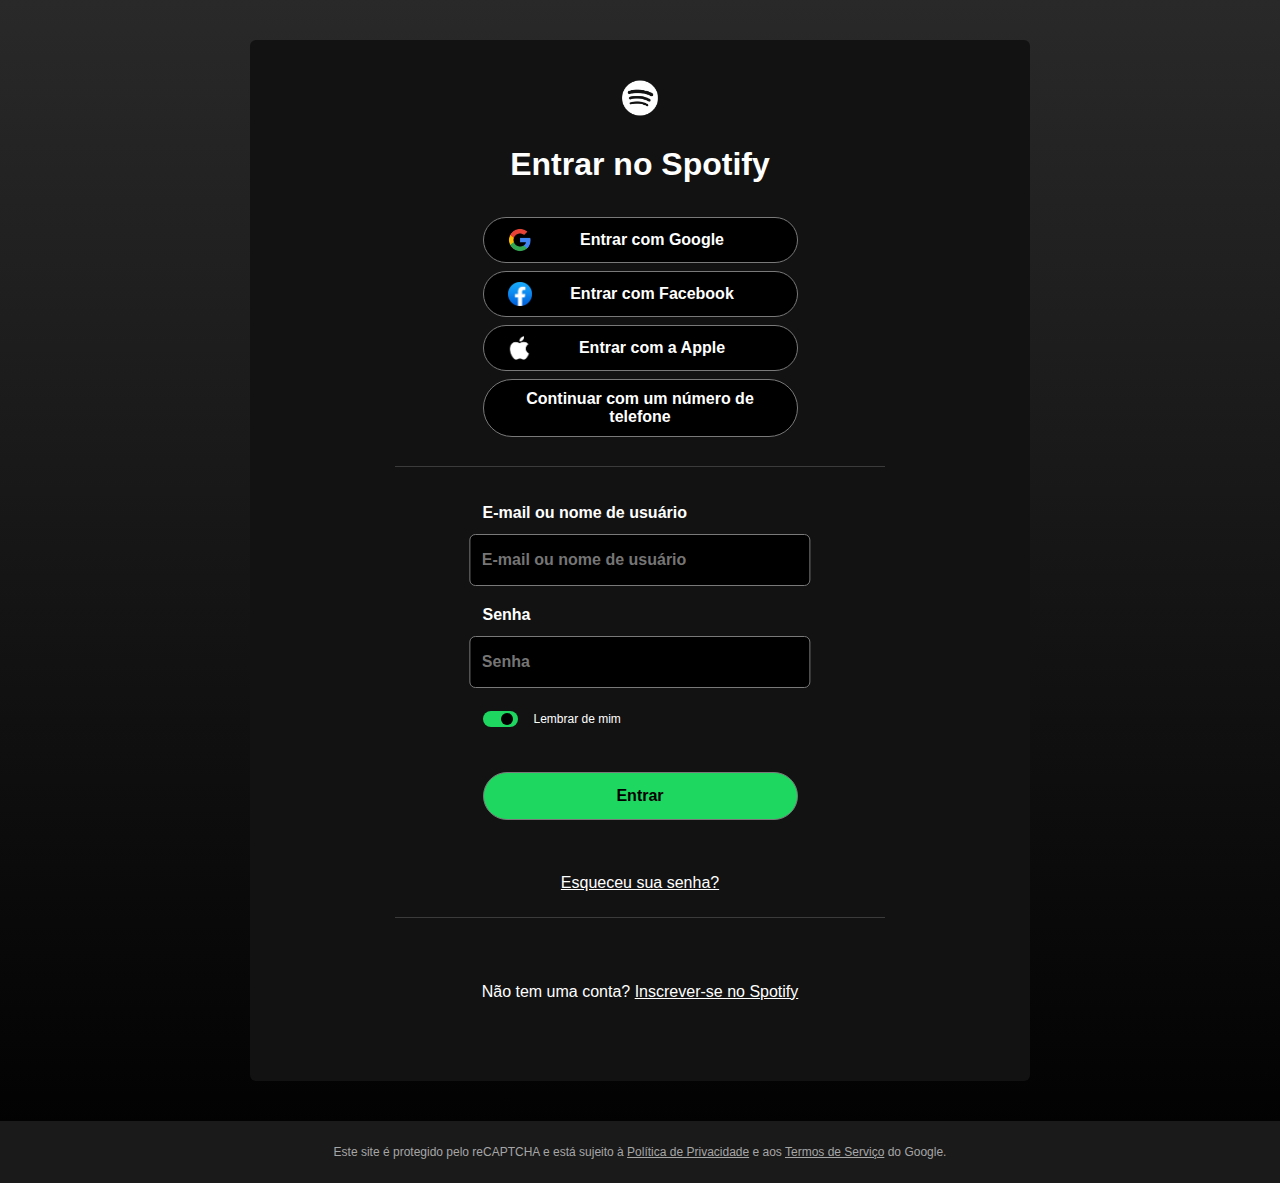
<file: index.html>
<!-- Guilherme Paiva e Júlia da Silva -->
<!DOCTYPE html>
<html lang="en">
<head>
    <meta charset="UTF-8">
    <meta name="viewport" content="width=device-width, initial-scale=1.0">
    <title>Entrar - Spotify</title>
    <link rel="icon" href="https://open.spotifycdn.com/cdn/images/favicon.0f31d2ea.ico">
    <link rel="stylesheet" href="index.css">
</head>
<body>
    <main>  
        <div id="div-container">

            <div class="div-subsecoes">
                <img src="./img/spotify.png" alt="Spotify logo" id="spotify-logo">
                <h1>Entrar no Spotify</h1>
                <div id="div-botoes">
                    <button class="button-login">
                        <img src="./img/google.png" alt="Google logo" class="img-button">
                        <p>Entrar com Google</p>
                    </button>
                    <button class="button-login">
                        <img src="./img/facebook.png" alt="Facebook logo" class="img-button">
                        <p>Entrar com Facebook</p>
                    </button>
                    <button class="button-login">
                        <img src="./img/apple.png" alt="Apple logo" class="img-button">
                        <p>Entrar com a Apple</p>
                    </button>
                    <button class="button-login">
                        Continuar com um número de telefone
                    </button>
                </div>
            </div>

            <div class="divisao"></div>

            <div class="div-subsecoes">
                <form id="div-inputs" action="./home.html">
                    <label for="email">E-mail ou nome de usuário</label>
                    <input type="email" name="email" placeholder="E-mail ou nome de usuário" required>
                    <label for="senha">Senha</label>
                    <input type="password" name="senha" placeholder="Senha" required>
                    <div id="div-check">
                        <input type="checkbox" name="lembrar" id="check-lembrar" checked>
                        <div id="check-visual">
                            <div id="bolinha"></div>
                        </div>
                        <label for="lembrar" id="label-lembrar">Lembrar de mim</label>
                    </div>
                    <button type="submit" id="button-entrar"><p>Entrar</p></button>
                </form>
                <a href="#" id="p-esqueceu">Esqueceu sua senha?</a>
            </div>

            <div class="divisao"></div>

            <p id="p-semconta">Não tem uma conta? <a href="#">Inscrever-se no Spotify</a></p>

        </div>
    </main>
    <footer>
        <p>Este site é protegido pelo reCAPTCHA e está sujeito à <a href="#">Política de Privacidade</a> e aos <a href="#">Termos de Serviço</a> do Google.</p>
    </footer>
</body>
</html>
</file>
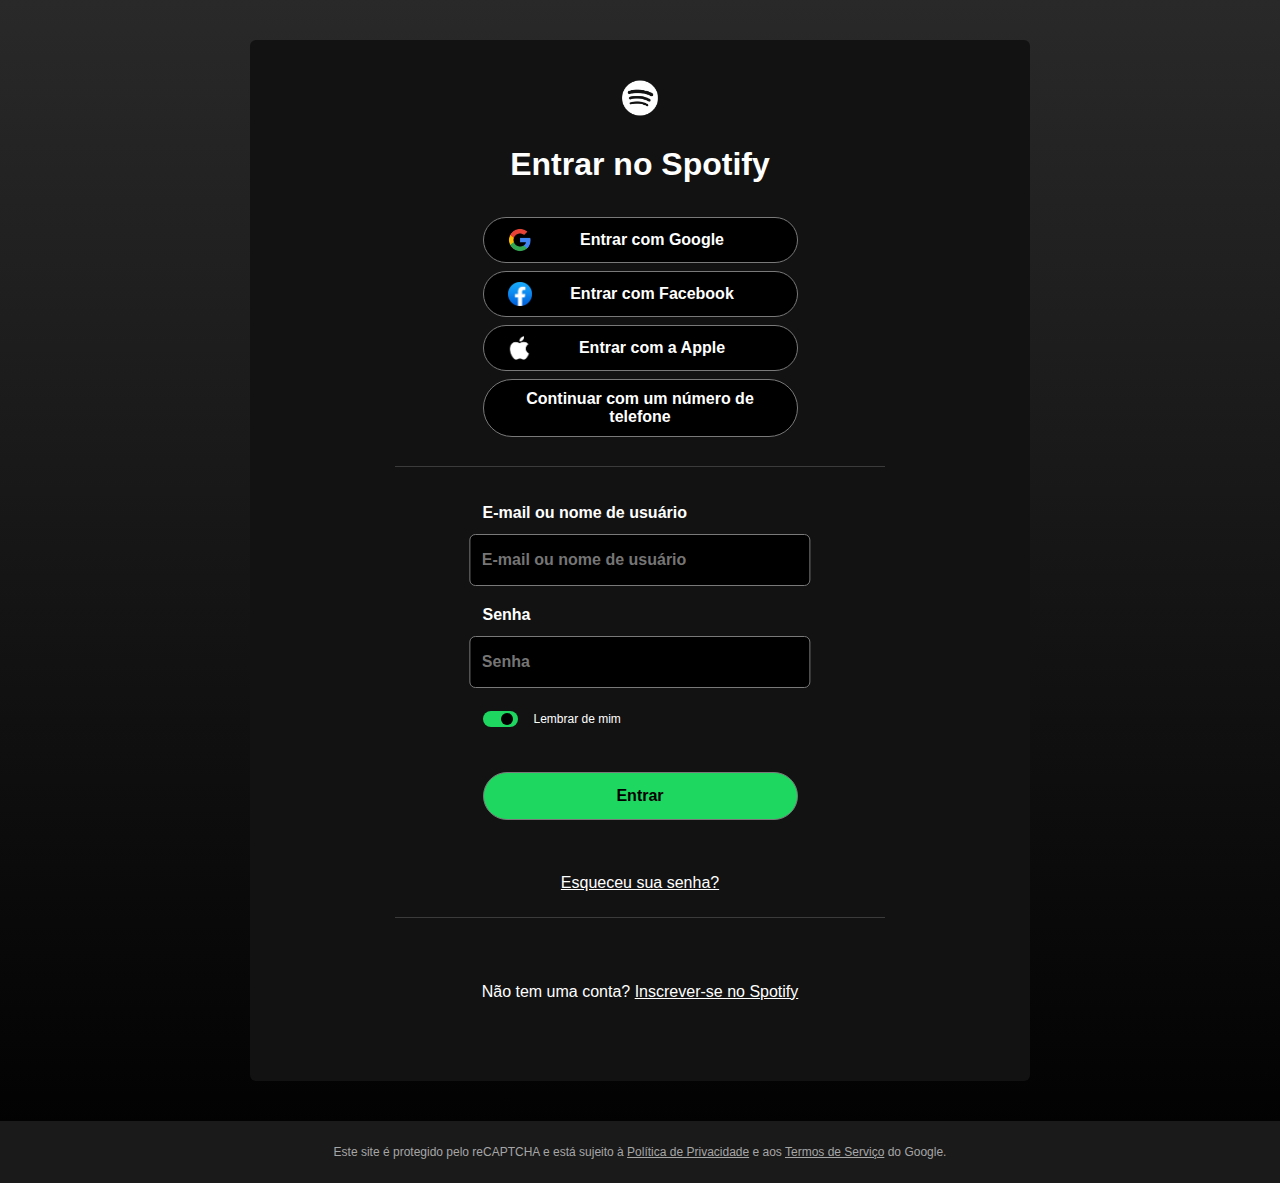
<file: entrar.html>
<!-- Guilherme Paiva e Júlia da Silva -->
<!DOCTYPE html>
<html lang="en">
<head>
    <meta charset="UTF-8">
    <meta name="viewport" content="width=device-width, initial-scale=1.0">
    <title>Entrar - Spotify</title>
    <link rel="icon" href="https://open.spotifycdn.com/cdn/images/favicon.0f31d2ea.ico">
    <link rel="stylesheet" href="entrar.css">
</head>
<body>
    <main>  
        <div id="div-container">

            <div class="div-subsecoes">
                <img src="./img/spotify.png" alt="Spotify logo" id="spotify-logo">
                <h1>Entrar no Spotify</h1>
                <div id="div-botoes">
                    <button class="button-login">
                        <img src="./img/google.png" alt="Google logo" class="img-button">
                        <p>Entrar com Google</p>
                    </button>
                    <button class="button-login">
                        <img src="./img/facebook.png" alt="Facebook logo" class="img-button">
                        <p>Entrar com Facebook</p>
                    </button>
                    <button class="button-login">
                        <img src="./img/apple.png" alt="Apple logo" class="img-button">
                        <p>Entrar com a Apple</p>
                    </button>
                    <button class="button-login">
                        Continuar com um número de telefone
                    </button>
                </div>
            </div>

            <div class="divisao"></div>

            <div class="div-subsecoes">
                <form id="div-inputs" action="./home.html">
                    <label for="email">E-mail ou nome de usuário</label>
                    <input type="email" name="email" placeholder="E-mail ou nome de usuário" required>
                    <label for="senha">Senha</label>
                    <input type="password" name="senha" placeholder="Senha" required>
                    <div id="div-check">
                        <input type="checkbox" name="lembrar" id="check-lembrar" checked>
                        <div id="check-visual">
                            <div id="bolinha"></div>
                        </div>
                        <label for="lembrar" id="label-lembrar">Lembrar de mim</label>
                    </div>
                    <button type="submit" id="button-entrar"><p>Entrar</p></button>
                </form>
                <a href="#" id="p-esqueceu">Esqueceu sua senha?</a>
            </div>

            <div class="divisao"></div>

            <p id="p-semconta">Não tem uma conta? <a href="#">Inscrever-se no Spotify</a></p>

        </div>
    </main>
    <footer>
        <p>Este site é protegido pelo reCAPTCHA e está sujeito à <a href="#">Política de Privacidade</a> e aos <a href="#">Termos de Serviço</a> do Google.</p>
    </footer>
</body>
</html>
</file>
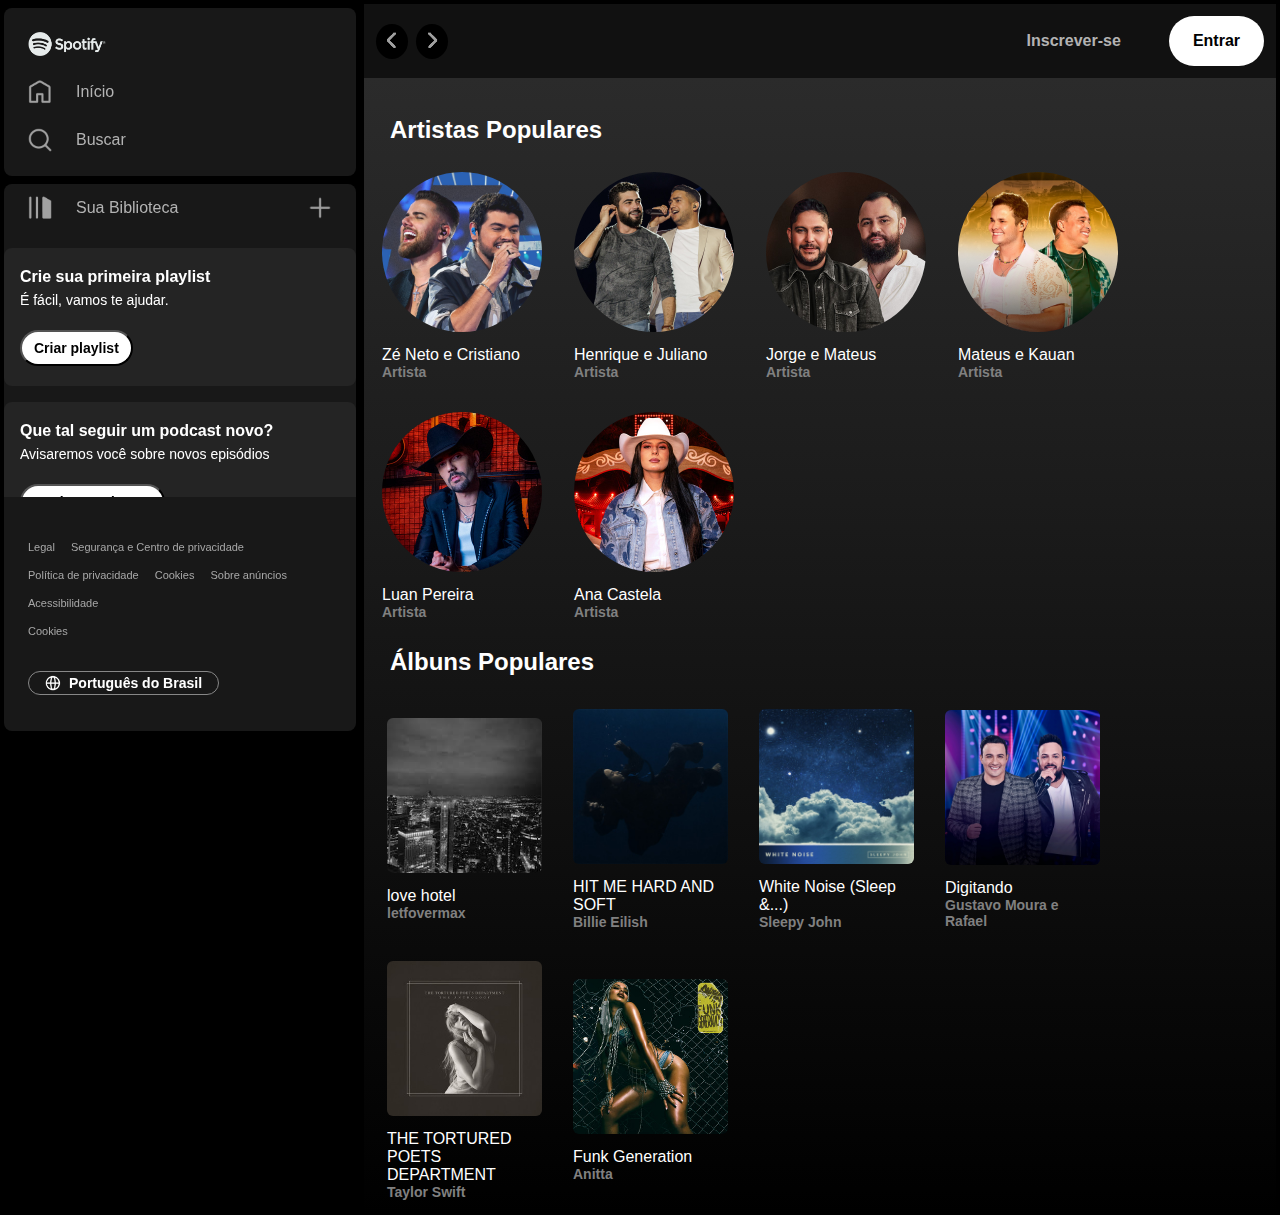
<file: home.html>
<!-- Guilherme Paiva e Júlia da Silva -->
<!DOCTYPE html>
<html lang="en">
<head>
    <meta charset="UTF-8">
    <meta name="viewport" content="width=device-width, initial-scale=1.0">
    <title>Início - Spotify</title>
    <link rel="icon" href="https://open.spotifycdn.com/cdn/images/favicon.0f31d2ea.ico">
    <link rel="stylesheet" href="home.css">
</head>
<body>
    <header>
        <div class="interior">
            <section id="section-nav">
                <a href="#">
                    <img src="./img/spotify_com_texto.png" alt="Spotify logo" class="img-icone" id="img-logo">
                </a>
                <a href="./home.html">
                    <img src="./img/logo_casinha.png" alt="icone com formato de casa" class="img-icone">
                    Início
                </a>
                <a href="#">
                    <img src="./img/logo_lupinha.png" alt="icone com formato de lupa" class="img-icone">
                    Buscar
                </a>
            </section>
            <section id="section-biblioteca">
                <div id="biblioteca-topo">
                    <button>
                        <img src="./img/logo_biblioteca.png" alt="icone simples com formato de estantes de biblioteca" class="img-icone">
                        Sua Biblioteca
                    </button>
                    <button id="botao-mais">
                        <img src="./img/logo_mais.png" alt="simbolo de soma" class="img-icone">
                        <div></div>
                    </button>
                </div>
                <div id="biblioteca-sub-blocos">
                    <div class="sub-bloco">
                        <h4>Crie sua primeira playlist</h4>
                        <p>É fácil, vamos te ajudar.</p>
                        <button>Criar playlist</button>
                    </div>
                    <div class="sub-bloco">
                        <h4>Que tal seguir um podcast novo?</h4>
                        <p>Avisaremos você sobre novos episódios</p>
                        <button>Explore podcasts</button>
                    </div>
                </div>
            </section>
            <section id="section-lingua">
                <div>
                    <a href="#">Legal</a>
                    <a href="#">Segurança e Centro de privacidade</a>
                    <a href="#">Política de privacidade</a>
                    <a href="#">Cookies</a>
                    <a href="#">Sobre anúncios</a>
                    <a href="#">Acessibilidade</a>
                </div>
                <a href="#">Cookies</a>
                <button>
                    <img src="./img/logo_linguagem.png" alt="logo planeta">
                    Português do Brasil
                </button>
            </section>
        </div>
    </header>
    <main>
        <section id="topo">
            <div class="esquerda">
                <button><img src="./img/seta-esquerda.PNG"></button>
                <button><img src="./img/seta-direita.PNG"></button>
            </div>
            <div class="direita">
                <a href="#" id="link1">Inscrever-se</a>
                <a href="./index.html" id="link2">Entrar</a>
            </div>
        </section>
        <div id="fundo-degrade">
            <section class="artists">
                <h1>Artistas Populares</h1>
                <div class="artist-list">
                    <a href="./player.html">    
                        <div class="artist">
                            <div class="div-img">
                                <img src="./img/zneto_cristiano.jpg" alt="Artista 1">
                                <div class="botao-play"><img src="./img/botao-play.png"></div>
                            </div>
                            <p>Zé Neto e Cristiano</p>
                            <h3>Artista</h3>
                        </div>
                    </a>
                    <a href="./player.html">
                        <div class="artist">
                            <div class="div-img">
                                <img src="./img/henriq_juliano.jpg" alt="Artista 2">
                                <div class="botao-play"><img src="./img/botao-play.png"></div>
                            </div>
                            <p>Henrique e Juliano</p>
                            <h3>Artista</h3>
                        </div>
                    </a>
                    <a href="./player.html">
                        <div class="artist">
                            <div class="div-img">
                                <img src="./img/jorg_mateus.jpg" alt="Artista 3">
                                <div class="botao-play"><img src="./img/botao-play.png"></div>
                            </div>
                            <p>Jorge e Mateus</p>
                            <h3>Artista</h3>
                        </div>
                    </a>
                    <a href="./player.html">
                        <div class="artist">
                            <div class="div-img">
                                <img src="./img/mateus_kauan.jpg" alt="Artista 4">
                                <div class="botao-play"><img src="./img/botao-play.png"></div>
                            </div>
                            <p>Mateus e Kauan</p>
                            <h3>Artista</h3>
                        </div>
                    </a>
                    <a href="./player.html">
                        <div class="artist">
                            <div class="div-img">
                                <img src="./img/luan_pereira.jpg" alt="Artista 5">
                                <div class="botao-play"><img src="./img/botao-play.png"></div>
                            </div>
                            <p>Luan Pereira</p>
                            <h3>Artista</h3>
                        </div>
                    </a>
                    <a href="./player.html">
                        <div class="artist">
                            <div class="div-img">
                                <img src="./img/ana_castela.jpg" alt="Artista 6">
                                <div class="botao-play"><img src="./img/botao-play.png"></div>
                            </div>
                            <p>Ana Castela</p>
                            <h3>Artista</h3>
                        </div>
                    </a>
                </div>
            </section>
            <section class="albums">
                <h1>Álbuns Populares</h1>
                <div class="album-list">
                    <a href="./player.html">
                        <div class="album">
                            <div class="div-img">
                                <img src="./img/love_hotel.jpg" alt="Album 1">
                                <div class="botao-play"><img src="./img/botao-play.png"></div>
                            </div>
                            <p>love hotel</p>
                            <h3>letfovermax</h3>
                        </div>
                    </a>
                    <a href="./player.html">
                        <div class="album">
                            <div class="div-img">
                                <img src="./img/billie_eilish.jpg" alt="Album 2">
                                <div class="botao-play"><img src="./img/botao-play.png"></div>
                            </div>
                            <p>HIT ME HARD AND SOFT</p>
                            <h3>Billie Eilish</h3>
                        </div>
                    </a>
                    <a href="./player.html">
                        <div class="album">
                            <div class="div-img">
                                <img src="./img/white_noise.jpg" alt="Album 1">
                                <div class="botao-play"><img src="./img/botao-play.png"></div>
                            </div>
                            <p>White Noise (Sleep &...)</p>
                            <h3>Sleepy John</h3>
                        </div>
                    </a>
                    <a href="./player.html">
                        <div class="album">
                            <div class="div-img">
                                <img src="./img/digitando.jpg" alt="Album 1">
                                <div class="botao-play"><img src="./img/botao-play.png"></div>
                            </div>
                            <p>Digitando</p>
                            <h3>Gustavo Moura e Rafael</h3>
                        </div>
                    </a>
                    <a href="./player.html">
                        <div class="album">
                            <div class="div-img">
                                <img src="./img/taylor.jpg" alt="Album 1">
                                <div class="botao-play"><img src="./img/botao-play.png"></div>
                            </div>
                            <p>THE TORTURED POETS DEPARTMENT</p>
                            <h3>Taylor Swift</h3>
                        </div>
                    </a>
                    <a href="./player.html">
                        <div class="album">
                            <div class="div-img">
                                <img src="./img/anitta.jpg" alt="Album 1">
                                <div class="botao-play"><img src="./img/botao-play.png"></div>
                            </div>
                            <p>Funk Generation</p>
                            <h3>Anitta</h3>
                        </div>
                    </a>
                </div>
            </section>
        </div>
    </main>
</body>
</html>
</file>
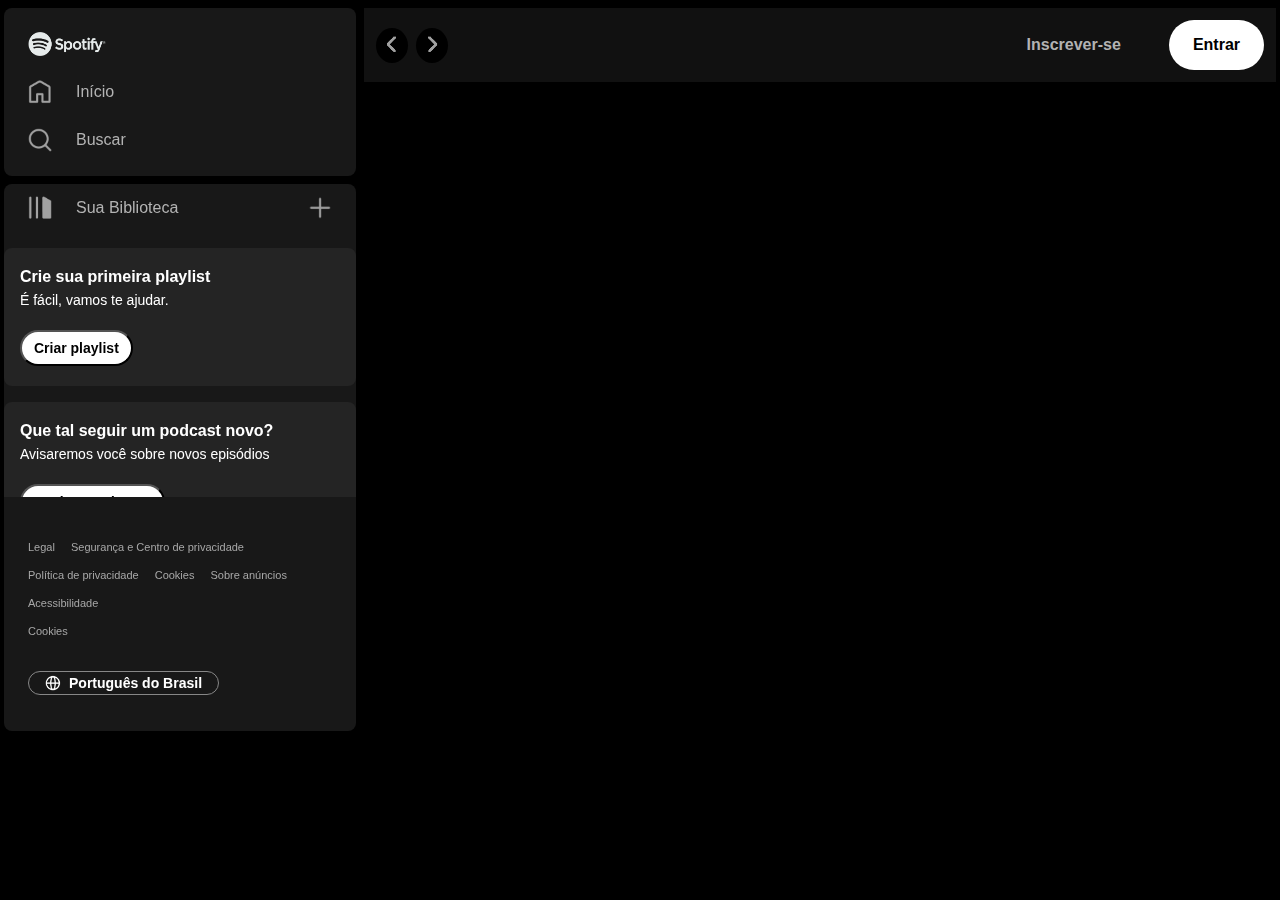
<file: player.html>
<!-- Guilherme Paiva e Júlia da Silva -->
<!DOCTYPE html>
<html lang="en">
<head>
    <meta charset="UTF-8">
    <meta name="viewport" content="width=device-width, initial-scale=1.0">
    <title>Rihanna - Spotify</title>
    <link rel="icon" href="https://open.spotifycdn.com/cdn/images/favicon.0f31d2ea.ico">
    <link rel="stylesheet" href="player.css">
</head>
<body>
    <header>
        <div class="interior">
            <section id="section-nav">
                <a href="#">
                    <img src="./img/spotify_com_texto.png" alt="Spotify logo" class="img-icone" id="img-logo">
                </a>
                <a href="./home.html">
                    <img src="./img/logo_casinha.png" alt="icone com formato de casa" class="img-icone">
                    Início
                </a>
                <a href="#">
                    <img src="./img/logo_lupinha.png" alt="icone com formato de lupa" class="img-icone">
                    Buscar
                </a>
            </section>
            <section id="section-biblioteca">
                <div id="biblioteca-topo">
                    <button>
                        <img src="./img/logo_biblioteca.png" alt="icone simples com formato de estantes de biblioteca" class="img-icone">
                        Sua Biblioteca
                    </button>
                    <button>
                        <img src="./img/logo_mais.png" alt="simbolo de soma" class="img-icone">
                    </button>
                </div>
                <div id="biblioteca-sub-blocos">
                    <div class="sub-bloco">
                        <h4>Crie sua primeira playlist</h4>
                        <p>É fácil, vamos te ajudar.</p>
                        <button>Criar playlist</button>
                    </div>
                    <div class="sub-bloco">
                        <h4>Que tal seguir um podcast novo?</h4>
                        <p>Avisaremos você sobre novos episódios</p>
                        <button>Explore podcasts</button>
                    </div>
                </div>
            </section>
            <section id="section-lingua">
                <div>
                    <a href="#">Legal</a>
                    <a href="#">Segurança e Centro de privacidade</a>
                    <a href="#">Política de privacidade</a>
                    <a href="#">Cookies</a>
                    <a href="#">Sobre anúncios</a>
                    <a href="#">Acessibilidade</a>
                </div>
                <a href="#">Cookies</a>
                <button>
                    <img src="./img/logo_linguagem.png" alt="logo planeta">
                    Português do Brasil
                </button>
            </section>
        </div>
    </header>
    <main>
        <div class="interior">
            <section id="topo">
                <div class="esquerda">
                    <button><img src="./img/seta-esquerda.PNG"></button>
                    <button><img src="./img/seta-direita.PNG"></button>
                </div>
                <div class="direita">
                    <a href="#" id="link1">Inscrever-se</a>
                    <a href="./index.html" id="link2">Entrar</a>
                </div>
            </section>
            <section id="section-main">
                <iframe style="border-radius:0px" src="https://open.spotify.com/embed/artist/5pKCCKE2ajJHZ9KAiaK11H?utm_source=generator&theme=0" width="100%" height="100%" frameBorder="0" allowfullscreen="" allow="autoplay; clipboard-write; encrypted-media; fullscreen; picture-in-picture" loading="lazy"></iframe>
            </section>
        </div>
    </main>
</body>
</html>
</file>
<file: index.css>
*{
    margin: 0;
    padding: 0;
    color: white;
    font-family: 'Gotham', sans-serif;
}

body{
    background-image: linear-gradient(rgb(41, 41, 41), black);
    display: flex;
    flex-direction: column;
    align-items: center;
}

main{
    background-color: #121212;
    padding: 40px;
    margin: 40px;
    width: 700px;
    border-radius: 6px;
}

#div-container, .div-subsecoes, #div-botoes {
    display: flex;
    flex-direction: column;
    align-items: center;
}

.div-subsecoes {
    width: 45%;
}

.divisao {
    margin: 25px;
    height: 1px;
    background-color: rgba(191, 191, 191, 0.242);
    width: 70%;
}

h1 {
    margin: 30px 0;
}

#spotify-logo {
    height: 36px;
}

#div-botoes {
    display: flex;
    flex-direction: column;
}

button {
    padding: 10px 24px;
    border-radius: 50px;
    font-size: 16px;
    width: 100%;
    margin: 4px;
    background-color: black;
    border: 1px #797979 solid;
    display: flex;
    align-items: center;
    font-weight: bold;
}

.img-button {
    height: 24px;
}

button p {
    width: 100%;
    text-align: center;
}

#div-inputs {
    display: flex;
    flex-direction: column;
    width: 100%;
}

label {
    font-weight: bolder;
    margin: 12px 0;
}

input {
    width: 100%;
    padding: 16px 12px;
    margin-bottom: 8px;
    background-color: black;
    border: 1px #797979 solid;
    border-radius: 6px;
    font-size: 16px;
    font-weight: bold;
}

input[type=email], input[type=password] {
    transform: translate(-4%, 0);
}

input[type=email]:hover, input[type=password]:hover, button.button-login:hover {
    border-color: white;
}

input[type=email]:focus, input[type=password]:focus {
    box-shadow: 0 0 0 3px white;
}

#div-check {
    margin: 15px 0;
    display: flex;
    align-items: center;
}

#div-check * {
    margin: 0;
}

#label-lembrar {
    font-size: 12px;
    margin-left: 16px;
    font-weight: normal;
}

#check-lembrar {
    position: absolute;
    width: 35px;
    height: 16px;
    opacity: 0;
}

#check-visual {
    transition: 0.3s;
    border-radius: 12px;
    width: 35px;
    height: 16px;
    background-color: grey;
}

#bolinha {
    transition: 0.3s;
    height: 12px;
    width: 12px;
    background-color: black;
    border-radius: 100%;
    transform: translate(5px, 2px)
}

#check-lembrar:checked ~ #check-visual {
    background-color: #1ed760;
}

#check-lembrar:checked ~ #check-visual #bolinha {
    transform: translate(18px, 2px); 
    
}

#button-entrar {
    background-color: #1ed760;
    margin: 30px 0;
}

#button-entrar p {
    color: black;
    margin: 4px 0;
}

main a:hover {
    color: #1ed760;
}

#p-esqueceu {
    margin-top: 24px;
}

#p-semconta {
    margin: 40px 0;
}

footer {
    padding: 24px 0;
    background-color: rgb(26, 26, 26);
    width: 100%;
    text-align: center;
    font-size: 12px;
}

footer a, footer p {
    color: rgb(166, 166, 166);
}
</file>
<file: entrar.css>
*{
    margin: 0;
    padding: 0;
    color: white;
    font-family: 'Gotham', sans-serif;
}

body{
    background-image: linear-gradient(rgb(41, 41, 41), black);
    display: flex;
    flex-direction: column;
    align-items: center;
}

main{
    background-color: #121212;
    padding: 40px;
    margin: 40px;
    width: 700px;
    border-radius: 6px;
}

#div-container, .div-subsecoes, #div-botoes {
    display: flex;
    flex-direction: column;
    align-items: center;
}

.div-subsecoes {
    width: 45%;
}

.divisao {
    margin: 25px;
    height: 1px;
    background-color: rgba(191, 191, 191, 0.242);
    width: 70%;
}

h1 {
    margin: 30px 0;
}

#spotify-logo {
    height: 36px;
}

#div-botoes {
    display: flex;
    flex-direction: column;
}

button {
    padding: 10px 24px;
    border-radius: 50px;
    font-size: 16px;
    width: 100%;
    margin: 4px;
    background-color: black;
    border: 1px #797979 solid;
    display: flex;
    align-items: center;
    font-weight: bold;
}

.img-button {
    height: 24px;
}

button p {
    width: 100%;
    text-align: center;
}

#div-inputs {
    display: flex;
    flex-direction: column;
    width: 100%;
}

label {
    font-weight: bolder;
    margin: 12px 0;
}

input {
    width: 100%;
    padding: 16px 12px;
    margin-bottom: 8px;
    background-color: black;
    border: 1px #797979 solid;
    border-radius: 6px;
    font-size: 16px;
    font-weight: bold;
}

input[type=email], input[type=password] {
    transform: translate(-4%, 0);
}

input[type=email]:hover, input[type=password]:hover, button.button-login:hover {
    border-color: white;
}

input[type=email]:focus, input[type=password]:focus {
    box-shadow: 0 0 0 3px white;
}

#div-check {
    margin: 15px 0;
    display: flex;
    align-items: center;
}

#div-check * {
    margin: 0;
}

#label-lembrar {
    font-size: 12px;
    margin-left: 16px;
    font-weight: normal;
}

#check-lembrar {
    position: absolute;
    width: 35px;
    height: 16px;
    opacity: 0;
}

#check-visual {
    transition: 0.3s;
    border-radius: 12px;
    width: 35px;
    height: 16px;
    background-color: grey;
}

#bolinha {
    transition: 0.3s;
    height: 12px;
    width: 12px;
    background-color: black;
    border-radius: 100%;
    transform: translate(5px, 2px)
}

#check-lembrar:checked ~ #check-visual {
    background-color: #1ed760;
}

#check-lembrar:checked ~ #check-visual #bolinha {
    transform: translate(18px, 2px); 
    
}

#button-entrar {
    background-color: #1ed760;
    margin: 30px 0;
}

#button-entrar p {
    color: black;
    margin: 4px 0;
}

main a:hover {
    color: #1ed760;
}

#p-esqueceu {
    margin-top: 24px;
}

#p-semconta {
    margin: 40px 0;
}

footer {
    padding: 24px 0;
    background-color: rgb(26, 26, 26);
    width: 100%;
    text-align: center;
    font-size: 12px;
}

footer a, footer p {
    color: rgb(166, 166, 166);
}
</file>
<file: home.css>
*{
    margin: 0;
    color: white;
    padding: 0;
    font-family: 'Gotham' , sans-serif
}

body {
    margin: 0;
    padding: 0;
    background-color: #121212;
    color: #fff;
}

main {
    padding: 4px;
    height: calc(100vh - 8px);
}

h1 {
    margin-top: 0;
    margin: 30px;
}

.artist-list {
    display: flex;
    flex-wrap: wrap;
    gap: 12px;
}

.album-list {
    display: flex;
    flex-wrap: wrap;
    gap: 1px;
}

.artist {

    padding: 10px;
    border-radius: 5px;
    width: 160px;
    text-align: center;
}

.artist img{

    width: 100%;
    border-radius: 100%;

}
.album img {

    border-radius: 6px;
    width: 100%;
    align-items: center;

}

.artist p, .album p {
    margin: 10px 0 0 0;
    text-align: left;
    font-size: 16px;
}

.album {
   
    padding: 15px;
    border-radius: 8px;
    width: 155px;
    text-align: center;
}

.albums h1, .artists h1{

    margin: 18px;
    font-size: 24px;
}

.album:hover, .artist:hover {
    background-color: rgba(255, 255, 255, 0.05);
}

.album > .div-img, .artist > .div-img {
    position: relative;
}

.botao-play {
    position: absolute;
    width: 40px;
    height: 40px;
    background-color: #1ed760;
    border-radius: 100%;
    bottom: 4px;
    right: 4px;
    opacity: 0;
    transition: 0.3s;
    transform: translate(0, 60%);
    display: flex;
    align-items: center;
    justify-content: center;
}

.botao-play img {
    height: 24px;
    width: 24px;
}

.album:hover .div-img img ~ .botao-play, .artist:hover .div-img img ~ .botao-play {
    opacity: 1;
    transform: translate(0, 0);
}

#fundo-degrade {
    background-image: linear-gradient(rgb(43, 43, 43), black);
    padding-top: 20px;
    padding-left: 8px;
}

#topo {
    background-color: rgb(17, 17, 17);
    display: flex;
    justify-content: space-between;
    padding: 12px;
    font-weight: bold;
}

#topo div {
    display: flex;
}

#topo .direita {
    gap: 24px;
}

#topo .esquerda {
    gap: 8px;
    align-items: center;
}

#topo .esquerda button {
    background-color: black;
    border-radius: 100%;
    padding: 8px;
    outline: none;
    border: 0;
}

#topo .esquerda img {
    height: 16px;
}

#topo .direita a {
    padding: 16px 24px;
    border-radius: 50px;
}

#link2 {
    background-color: white;
    color: black;
}

h3{
    font-size: 15px;
    text-align: left;
    color: gray;
}

p{
    font-size: 16px;
}

h3 {
    font-size: 14px;
}


a {
    display: flex;
    align-items: center;
    transition: 0.3s;
    color: #b3b3b3;
    text-decoration: none;
}

body {
    background-color: black;
    display: flex;
}

header {
    height: 100vh;
    width: 360px;
    position: fixed;
    left: 0;
}

main {
    margin-left: 360px;
    width: calc(100vw - 360px);
}

header {
    display: flex;
    align-items: center;
    justify-content: center;
}

.interior {
    width: calc(100% - 8px);
    height: calc(100% - 16px);
}

#section-nav, #section-biblioteca, #section-lingua {
    background-color: #181818;
    border-radius: 8px;

}

#section-nav {
    display: flex;
    flex-direction: column;
    padding: 12px 0;
    margin-bottom: 8px;
}

#img-logo {
    width: 78px;
    opacity: 1;
}

.img-icone {
    height: 24px;
    width: 24px;
    padding: 8px;
    margin: 4px 16px;
    transition: 0.3s;
    opacity: 0.6;
}

a:hover .img-icone, a:hover {
    color: white;
    opacity: 1;
}

#section-biblioteca {
    border-bottom-left-radius: 0;
    border-bottom-right-radius: 0;
}

#biblioteca-topo button {
    background-color: rgb(0, 0, 0, 0);
    border: 0;
}

#biblioteca-topo {
    display: flex;
    justify-content: space-between;
}

#biblioteca-topo button {
    transition: 0.3s;
    display: flex;
    align-items: center;
    color: #b3b3b3;
    font-size: 16px;
}

#biblioteca-topo .img-icone {
    opacity: 0.6;
}

#biblioteca-topo button:hover, #biblioteca-topo button:hover .img-icone {
    opacity: 1;
    color: white;
}

#botao-mais div {
    background-color: rgba(255, 255, 255, 0.05);
    border-radius: 100%;
    position: absolute;
    height: 40px;
    width: 40px;
    margin-left: 16px;
    opacity: 0;
    transition: 0.3s;
}

#botao-mais:hover div {
    opacity: 1;
}

#biblioteca-sub-blocos {
    height: 265px;
    overflow: scroll;
    overflow-x: hidden;
}

#biblioteca-sub-blocos::-webkit-scrollbar {
    display: none;
    background: rgb(0, 0, 0, 0);
}

.sub-bloco {
    background-color: rgb(36, 36, 36);
    border-radius: 8px;
    padding: 20px 16px;
    margin: 16px 0;
}

.sub-bloco h4, .sub-bloco p {
    margin-bottom: 6px;
}

.sub-bloco p {
    margin-bottom: 10px;
    font-size: 14px;
}

.sub-bloco button {
    color: black;
    background-color: white;
    border-radius: 50px;
    padding: 8px 12px;
    font-size: 14px;
    margin-top: 12px;
    font-weight: bold;
}

#section-lingua {
    padding: 36px 24px;
    border-top-left-radius: 0;
    border-top-right-radius: 0;
}

#section-lingua div {
    display: flex;
    flex-wrap: wrap;
}

#section-lingua a {
    font-size: 11px;
    color: #a7a7a7;
    padding-top: 8px;
    padding-bottom: 8px;
    padding-right: 16px;
}

#section-lingua img {
    width: 16px;
    margin-right: 8px;
}

#section-lingua button {
    font-size: 14px;
    font-weight: bold;
    padding: 3px 16px;
    display: flex;
    align-items: center;
    color: white;
    background-color: rgb(0, 0, 0, 0);
    border: 1px solid #878787;
    border-radius: 50px;
    margin-top: 26px;
}
</file>
<file: player.css>
*{
    margin: 0;
    padding: 0;
    color: white;
    font-family: 'Gotham', sans-serif;
}

a {
    display: flex;
    align-items: center;
    transition: 0.3s;
    color: #b3b3b3;
    text-decoration: none;
}

body {
    background-color: black;
    display: flex;
}

header {
    height: 100vh;
    width: 360px;
    position: fixed;
    left: 0;
}

main {
    margin-left: 360px;
    width: calc(100vw - 360px);
    height: 100vh;
}

header, main {
    display: flex;
    align-items: center;
    justify-content: center;
}

.interior {
    width: calc(100% - 8px);
    height: calc(100% - 16px);
}

#section-nav, #section-biblioteca, #section-lingua {
    background-color: #181818;
    border-radius: 8px;

}

#section-nav {
    display: flex;
    flex-direction: column;
    padding: 12px 0;
    margin-bottom: 8px;
}

#img-logo {
    width: 78px;
    opacity: 1;
}

.img-icone {
    height: 24px;
    width: 24px;
    padding: 8px;
    margin: 4px 16px;
    transition: 0.3s;
    opacity: 0.6;
}

a:hover .img-icone, a:hover {
    color: white;
    opacity: 1;
}

#section-biblioteca {
    border-bottom-left-radius: 0;
    border-bottom-right-radius: 0;
}

#biblioteca-topo button {
    background-color: rgb(0, 0, 0, 0);
    border: 0;
}

#biblioteca-topo {
    display: flex;
    justify-content: space-between;
}

#biblioteca-topo button {
    transition: 0.3s;
    display: flex;
    align-items: center;
    color: #b3b3b3;
    font-size: 16px;
}

#biblioteca-topo .img-icone {
    opacity: 0.6;
}

#biblioteca-topo button:hover, #biblioteca-topo button:hover .img-icone {
    opacity: 1;
    color: white;
}

#biblioteca-sub-blocos {
    height: 265px;
    overflow: scroll;
    overflow-x: hidden;
}

#biblioteca-sub-blocos::-webkit-scrollbar {
    display: none;
    background: rgb(0, 0, 0, 0);
}

.sub-bloco {
    background-color: rgb(36, 36, 36);
    border-radius: 8px;
    padding: 20px 16px;
    margin: 16px 0;
}

.sub-bloco h4, .sub-bloco p {
    margin-bottom: 6px;
}

.sub-bloco p {
    margin-bottom: 10px;
    font-size: 14px;
}

.sub-bloco button {
    color: black;
    background-color: white;
    border-radius: 50px;
    padding: 8px 12px;
    font-size: 14px;
    margin-top: 12px;
    font-weight: bold;
}

#section-lingua {
    padding: 36px 24px;
    border-top-left-radius: 0;
    border-top-right-radius: 0;
}

#section-lingua div {
    display: flex;
    flex-wrap: wrap;
}

#section-lingua a {
    font-size: 11px;
    color: #a7a7a7;
    padding-top: 8px;
    padding-bottom: 8px;
    padding-right: 16px;
}

#section-lingua img {
    width: 16px;
    margin-right: 8px;
}

#section-lingua button {
    font-size: 14px;
    font-weight: bold;
    padding: 3px 16px;
    display: flex;
    align-items: center;
    color: white;
    background-color: rgb(0, 0, 0, 0);
    border: 1px solid #878787;
    border-radius: 50px;
    margin-top: 26px;
}


#section-main {
    height: 90%;
}

#topo {
    background-color: rgb(17, 17, 17);
    display: flex;
    justify-content: space-between;
    padding: 12px;
    font-weight: bold;
}

#topo div {
    display: flex;
}

#topo .direita {
    gap: 24px;
}

#topo .esquerda {
    gap: 8px;
    align-items: center;
}

#topo .esquerda button {
    background-color: black;
    border-radius: 100%;
    padding: 8px;
    outline: none;
    border: 0;
}

#topo .esquerda img {
    height: 16px;
}

#topo .direita a {
    padding: 16px 24px;
    border-radius: 50px;
}

#link2 {
    background-color: white;
    color: black;
}
</file>
